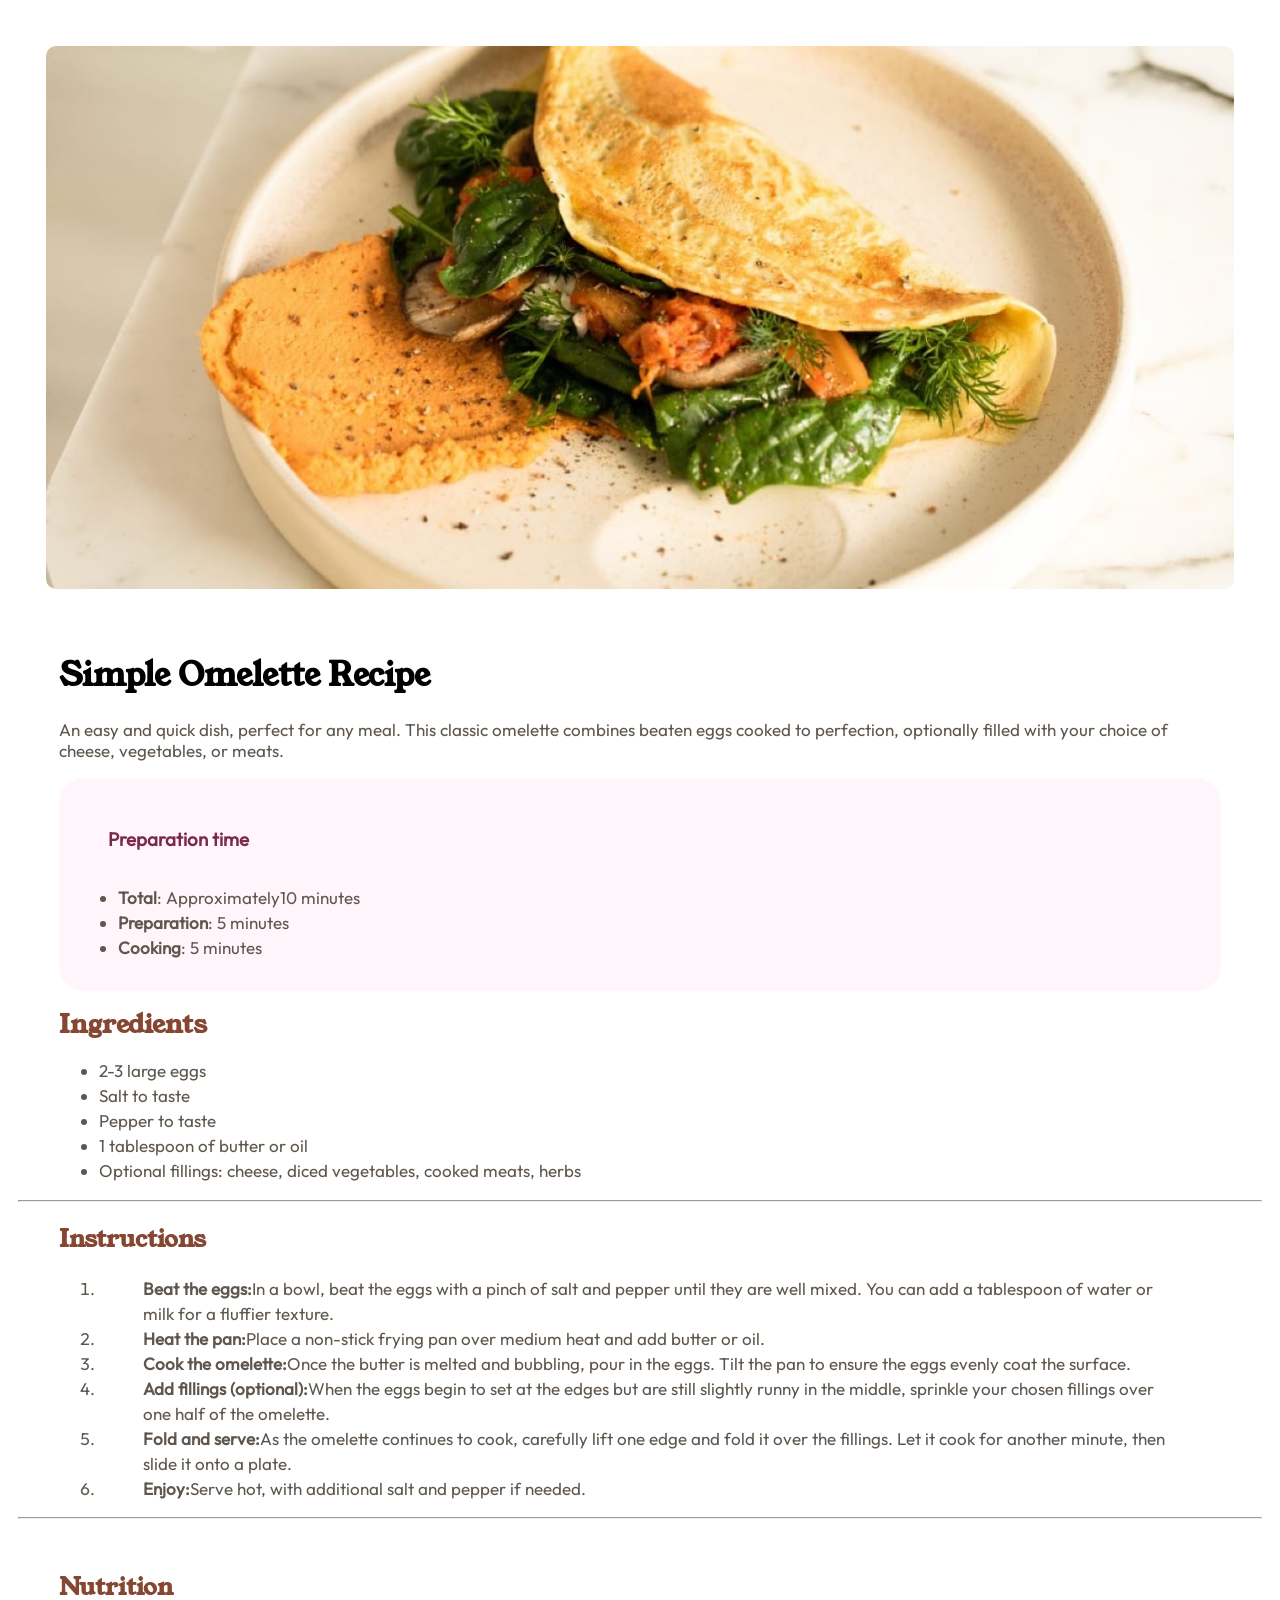
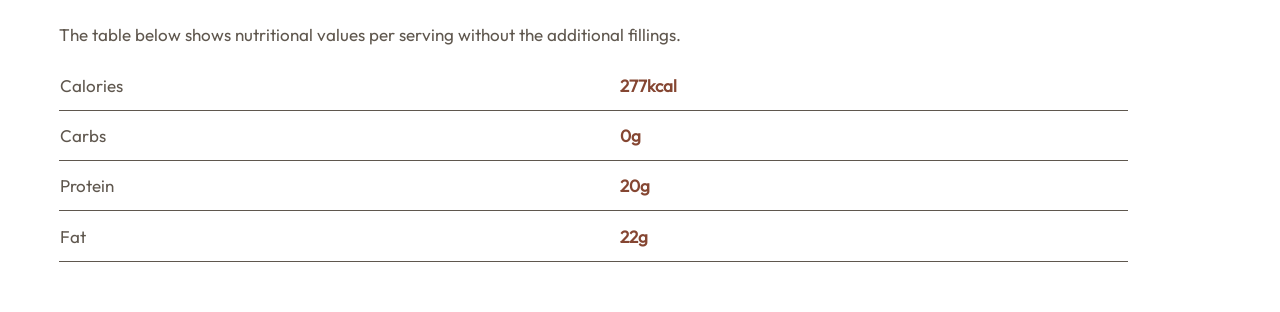
<file: index.html>
<!DOCTYPE html>
<html lang="en">

<head>
  <meta charset="UTF-8">
  <meta name="viewport" content="width=device-width, initial-scale=1.0">
  <title>project recipe</title>
  <link rel="shortcut icon" href="assets/images/favicon-32x32.png" type="image/x-icon">
  <link rel="stylesheet" href="style.css">
</head>

<body>
  <img src="assets/images/image-omelette.jpeg" alt="">
  <h1>Simple Omelette Recipe</h1>
  <p>An easy and quick dish, perfect for any meal. This classic omelette combines beaten eggs cooked
    to perfection, optionally filled with your choice of cheese, vegetables, or meats.</p>
  <div class="time">
    <h3>Preparation time </h3>
    <ul>
      <li><b>Total</b>: Approximately10 minutes</li>
      <li><b>Preparation</b>: 5 minutes</li>
      <li><b>Cooking</b>: 5 minutes</li>
    </ul>
  </div>
  <div class="ingredients">
    <h2> Ingredients</h2>
    <ul>
      <li>2-3 large eggs </li>
      <li>Salt to taste </li>
      <li>Pepper to taste</li>
      <li>1 tablespoon of butter or oil</li>
      <li>Optional fillings: cheese, diced vegetables, cooked meats, herbs</li>
    </ul>
  </div>
  <hr>
  <div class="Instructions">
    <h2>Instructions</h2>
    <ol>
      <li><b>Beat the
          eggs:</b>In a bowl, beat the eggs with a pinch of salt and pepper until they are well mixed. You can add a
        tablespoon of water
        or milk for a fluffier texture.</li>
      <li><b>Heat the pan:</b>Place a non-stick frying pan over medium heat and add butter or oil.</li>
      <li><b>Cook
          the
          omelette:</b>Once the butter is melted and bubbling, pour in the eggs. Tilt the pan to ensure the eggs evenly
        coat the
        surface.</li>
      <li><b>Add fillings (optional):</b>When the eggs begin to set at the edges but are still slightly runny in the
        middle,
        sprinkle your chosen fillings over one half of the omelette.</li>
      <li><b>Fold and serve:</b>As the omelette continues to cook,
        carefully lift one edge and fold it over the fillings. Let it cook for another minute, then slide it onto a
        plate.</li>
      <li><b>Enjoy:</b>Serve hot, with additional salt and pepper if needed. </li>
    </ol>
  </div>
  <hr>
  <div class="nutrition">
    <h2>Nutrition</h2>
    <p>The table below shows nutritional
      values per
      serving without the additional fillings.</p>
    <table>
      <tr>
        <td>Calories</td>
        <td class="color">277kcal</td>
      </tr>
      <tr>
        <td>Carbs</td>
        <td class="color">0g</td>
      </tr>
      <tr>
        <td>Protein</td>
        <td class="color">20g</td>
      </tr>
      <tr>
        <td>Fat</td>
        <td class="color">22g</td>
      </tr>
    </table>
</body>


</html>
</file>
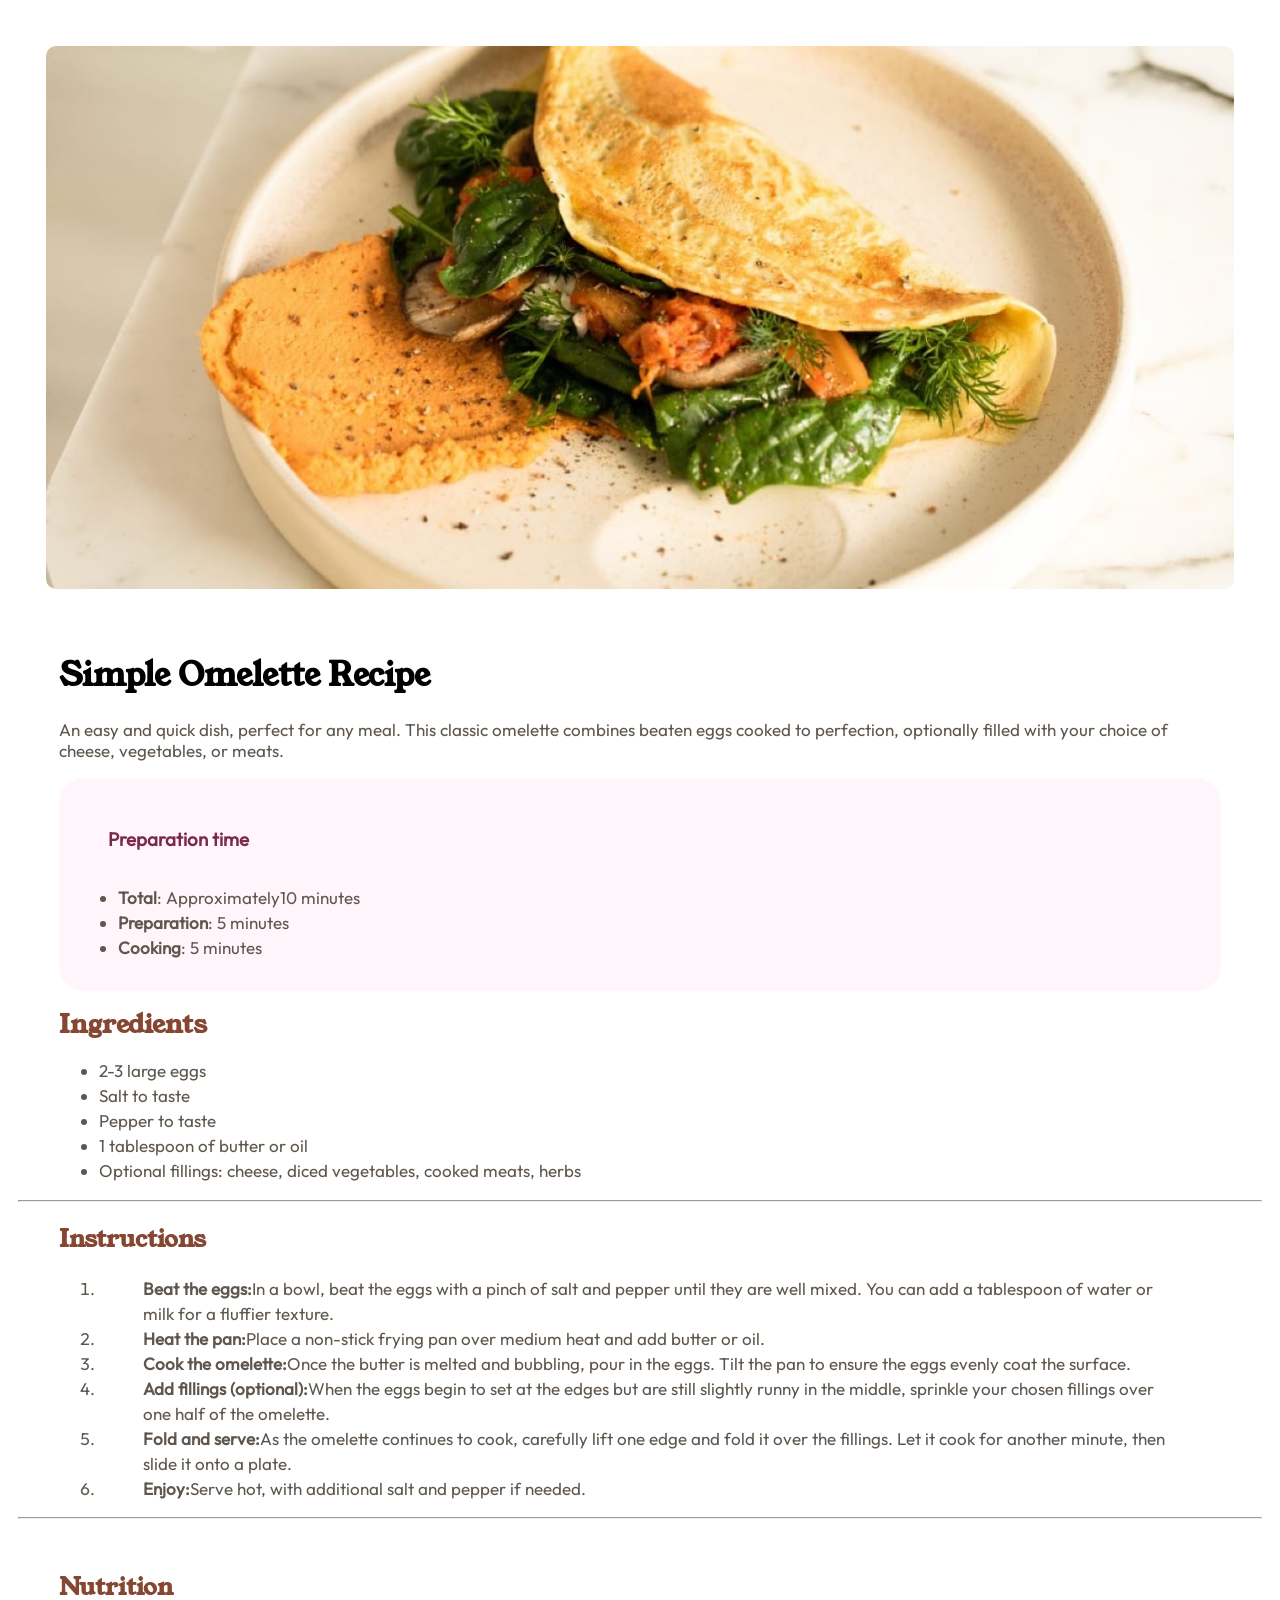
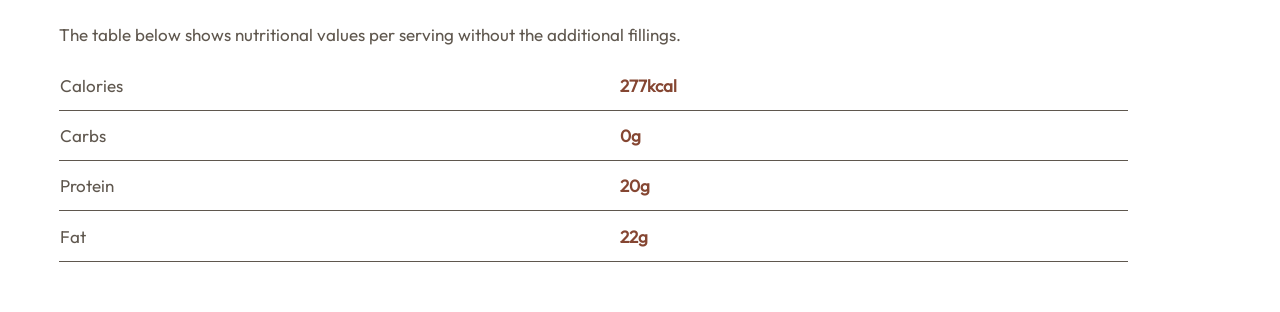
<file: recipe.html>
<!DOCTYPE html>
<html lang="en">

<head>
  <meta charset="UTF-8">
  <meta name="viewport" content="width=device-width, initial-scale=1.0">
  <title>project recipe</title>
  <link rel="shortcut icon" href="assets/images/favicon-32x32.png" type="image/x-icon">
  <link rel="stylesheet" href="recipe.css">
</head>

<body>
  <img src="assets/images/image-omelette.jpeg" alt="">
  <h1>Simple Omelette Recipe</h1>
  <p>An easy and quick dish, perfect for any meal. This classic omelette combines beaten eggs cooked
    to perfection, optionally filled with your choice of cheese, vegetables, or meats.</p>
  <div class="time">
    <h3>Preparation time </h3>
    <ul>
      <li><b>Total</b>: Approximately10 minutes</li>
      <li><b>Preparation</b>: 5 minutes</li>
      <li><b>Cooking</b>: 5 minutes</li>
    </ul>
  </div>
  <div class="ingredients">
    <h2> Ingredients</h2>
    <ul>
      <li>2-3 large eggs </li>
      <li>Salt to taste </li>
      <li>Pepper to taste</li>
      <li>1 tablespoon of butter or oil</li>
      <li>Optional fillings: cheese, diced vegetables, cooked meats, herbs</li>
    </ul>
  </div>
  <hr>
  <div class="Instructions">
    <h2>Instructions</h2>
    <ol>
      <li><b>Beat the
          eggs:</b>In a bowl, beat the eggs with a pinch of salt and pepper until they are well mixed. You can add a
        tablespoon of water
        or milk for a fluffier texture.</li>
      <li><b>Heat the pan:</b>Place a non-stick frying pan over medium heat and add butter or oil.</li>
      <li><b>Cook
          the
          omelette:</b>Once the butter is melted and bubbling, pour in the eggs. Tilt the pan to ensure the eggs evenly
        coat the
        surface.</li>
      <li><b>Add fillings (optional):</b>When the eggs begin to set at the edges but are still slightly runny in the
        middle,
        sprinkle your chosen fillings over one half of the omelette.</li>
      <li><b>Fold and serve:</b>As the omelette continues to cook,
        carefully lift one edge and fold it over the fillings. Let it cook for another minute, then slide it onto a
        plate.</li>
      <li><b>Enjoy:</b>Serve hot, with additional salt and pepper if needed. </li>
    </ol>
  </div>
  <hr>
  <div class="nutrition">
    <h2>Nutrition</h2>
    <p>The table below shows nutritional
      values per
      serving without the additional fillings.</p>
    <table>
      <tr>
        <td>Calories</td>
        <td class="color">277kcal</td>
      </tr>
      <tr>
        <td>Carbs</td>
        <td class="color">0g</td>
      </tr>
      <tr>
        <td>Protein</td>
        <td class="color">20g</td>
      </tr>
      <tr>
        <td>Fat</td>
        <td class="color">22g</td>
      </tr>
    </table>
</body>

</html>
</file>
<file: style.css>
@font-face {
  font-family: youngSerif;
  src: url(assets/fonts/young-serif/YoungSerif-Regular.ttf);
}
@font-face {
  font-family: outfitSemiBold;
  src: url(assets/fonts/outfit/static/Outfit-SemiBold.ttf);
}
@font-face {
  font-family: outfitReguler;
  src: url(assets/fonts/outfit/static/Outfit-Regular.ttf);
}
:root {
  --White: hsl(0, 0%, 100%);
  --Stone100: hsl(30, 54%, 90%);
  --Stone150: hsl(30, 18%, 87%);
  --Stone600: hsl(30, 10%, 34%);
  --Stone900: hsl(24, 5%, 18%);
  --Brown800: hsl(14, 45%, 36%);
  --Rose800: hsl(332, 51%, 32%);
  --Rose50: hsl(330, 100%, 98%);
}
img {
  box-sizing: border-box;
  margin: 3%;
  width: 94%;
  height: 100%;
  border-radius: 10px;
}
h1 {
  font-family: youngSerif;
  padding: 0 4%;
}
h2 {
  font-family: youngSerif;
  color: var(--Brown800);
}
h3 {
  margin: 3%;
  color: var(--Rose800);
  font-family: outfitReguler;
}
p {
  font-family: outfitReguler;
  padding: 0 4%;
  color: var(--Stone600);
  font-size: 17px;
}
.time {
  width: auto;
  margin: 0 4%;
  padding: 15px;
  background-color: var(--Rose50);
  border-radius: 25px;
}
.time ul li {
  color: var(--Stone600);
  margin-left: 4px;
  line-height: 25px;
  font-size: 17px;
  font-family: outfitReguler;
}
.time ul li b {
  color: var(--Stone600);
}
.ingredients {
  padding: 0 4%;
  font-size: 17px;
  font-family: outfitReguler;
  line-height: 25px;
  color: var(--Stone600);
}
.Instructions {
  padding: 0 4%;
}
.Instructions ol li {
  padding: 0 4%;
  color: var(--Stone600);
  font-size: 17px;
  line-height: 25px;
  font-family: outfitReguler;
}
.nutrition {
  margin: 4%;
}
.nutrition p {
  margin-left: -4%;
}
table {
  box-sizing: border-box;
  width: 92%;
  height: 200px;
  font-family: outfitReguler;
  font-size: 17px;
  color: var(--Stone600);
  border-collapse: collapse;
}
tr {
  border-bottom: 1px solid var(--Stone600);
}
.color {
  color: var(--Brown800);
  font-weight: bold;
}
hr {
  margin: 10px;
  color: var(--Stone600);
}
</file>
<file: recipe.css>
@font-face {
  font-family: youngSerif;
  src: url(assets/fonts/young-serif/YoungSerif-Regular.ttf);
}
@font-face {
  font-family: outfitSemiBold;
  src: url(assets/fonts/outfit/static/Outfit-SemiBold.ttf);
}
@font-face {
  font-family: outfitReguler;
  src: url(assets/fonts/outfit/static/Outfit-Regular.ttf);
}
:root {
  --White: hsl(0, 0%, 100%);
  --Stone100: hsl(30, 54%, 90%);
  --Stone150: hsl(30, 18%, 87%);
  --Stone600: hsl(30, 10%, 34%);
  --Stone900: hsl(24, 5%, 18%);
  --Brown800: hsl(14, 45%, 36%);
  --Rose800: hsl(332, 51%, 32%);
  --Rose50: hsl(330, 100%, 98%);
}
img {
  box-sizing: border-box;
  margin: 3%;
  width: 94%;
  height: 100%;
  border-radius: 10px;
}
h1 {
  font-family: youngSerif;
  padding: 0 4%;
}
h2 {
  font-family: youngSerif;
  color: var(--Brown800);
}
h3 {
  margin: 3%;
  color: var(--Rose800);
  font-family: outfitReguler;
}
p {
  font-family: outfitReguler;
  padding: 0 4%;
  color: var(--Stone600);
  font-size: 17px;
}
.time {
  width: auto;
  margin: 0 4%;
  padding: 15px;
  background-color: var(--Rose50);
  border-radius: 25px;
}
.time ul li {
  color: var(--Stone600);
  margin-left: 4px;
  line-height: 25px;
  font-size: 17px;
  font-family: outfitReguler;
}
.time ul li b {
  color: var(--Stone600);
}
.ingredients {
  padding: 0 4%;
  font-size: 17px;
  font-family: outfitReguler;
  line-height: 25px;
  color: var(--Stone600);
}
.Instructions {
  padding: 0 4%;
}
.Instructions ol li {
  padding: 0 4%;
  color: var(--Stone600);
  font-size: 17px;
  line-height: 25px;
  font-family: outfitReguler;
}
.nutrition {
  margin: 4%;
}
.nutrition p {
  margin-left: -4%;
}
table {
  box-sizing: border-box;
  width: 92%;
  height: 200px;
  font-family: outfitReguler;
  font-size: 17px;
  color: var(--Stone600);
  border-collapse: collapse;
}
tr {
  border-bottom: 1px solid var(--Stone600);
}
.color {
  color: var(--Brown800);
  font-weight: bold;
}
hr {
  margin: 10px;
  color: var(--Stone600);
}
</file>
